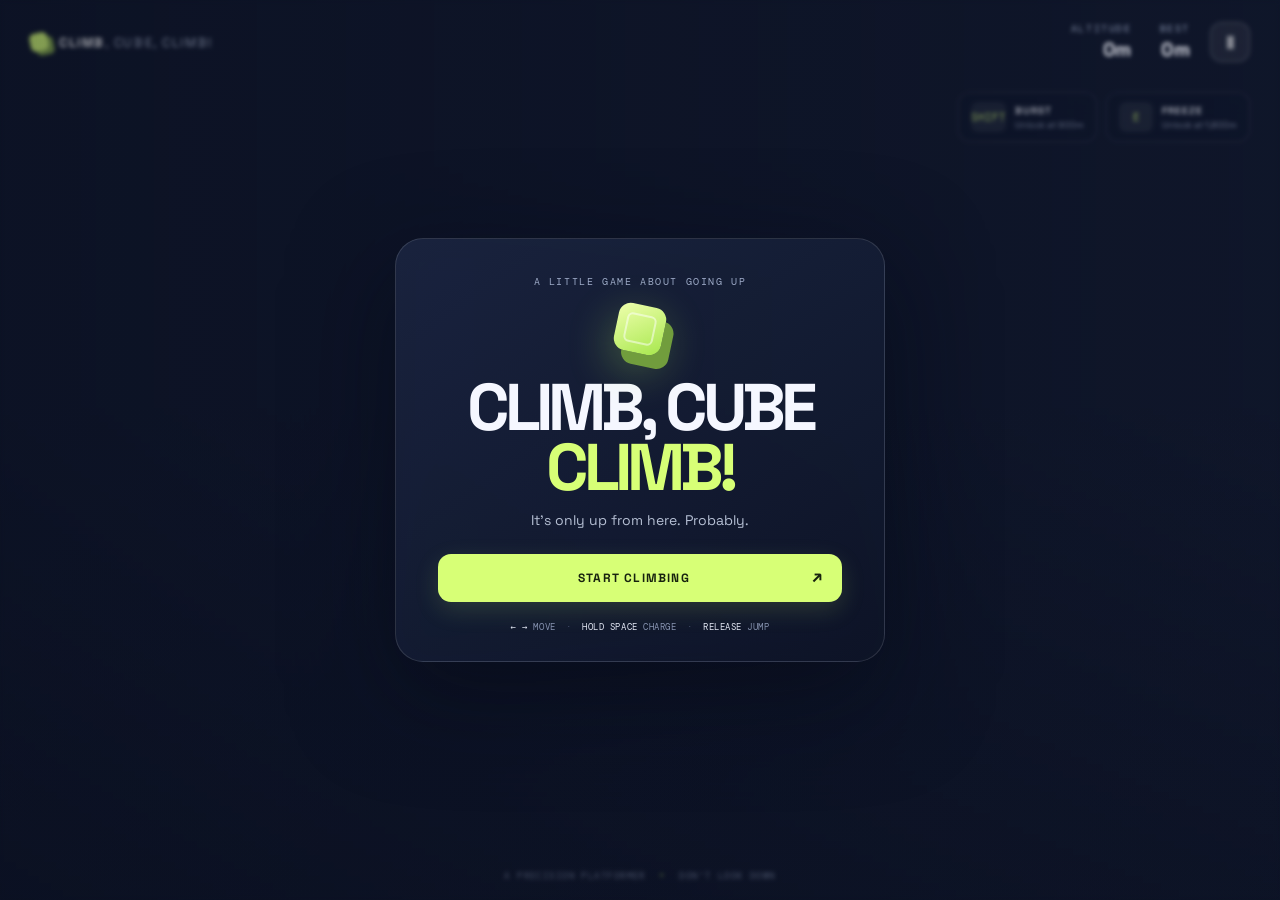
<file: index.html>
<!doctype html>
<html lang="en">
<head>
  <meta charset="utf-8">
  <meta name="viewport" content="width=device-width,initial-scale=1,maximum-scale=1,user-scalable=no">
  <meta name="theme-color" content="#10172b">
  <title>Climb, Cube, Climb!</title>
  <link rel="stylesheet" href="style.css">
</head>
<body>
  <main id="game-shell">
    <canvas id="game" aria-label="Climb Cube Climb platform game"></canvas>
    <header class="hud">
      <a class="brand" href="#" aria-label="Climb Cube Climb home"><span class="brand-cube"></span><span>CLIMB<span class="brand-light">, CUBE, CLIMB!</span></span></a>
      <div class="hud-stats">
        <div class="stat"><span class="stat-label">ALTITUDE</span><strong id="height">0m</strong></div>
        <div class="stat"><span class="stat-label">BEST</span><strong id="best">0m</strong></div>
      </div>
      <button id="pause-button" class="icon-button" aria-label="Pause game" title="Pause">Ⅱ</button>
    </header>
    <div class="ability-bar" id="ability-bar">
      <div class="ability locked" id="burst-status"><kbd>SHIFT</kbd><span><b>BURST</b><small>Unlock at 900m</small></span></div>
      <div class="ability locked" id="freeze-status"><kbd>E</kbd><span><b>FREEZE</b><small>Unlock at 1,800m</small></span></div>
    </div>
    <section class="overlay" id="start-screen">
      <div class="menu-card">
        <div class="eyebrow">A LITTLE GAME ABOUT GOING UP</div>
        <div class="hero-cube"><span></span></div>
        <h1>CLIMB, CUBE<br><em>CLIMB!</em></h1>
        <p>It's only up from here. Probably.</p>
        <button class="primary-button" id="play-button">START CLIMBING <span>↗</span></button>
        <div class="control-hint"><span>← →</span> MOVE <i>·</i> <span>HOLD SPACE</span> CHARGE <i>·</i> <span>RELEASE</span> JUMP</div>
      </div>
    </section>
    <section class="overlay hidden" id="pause-screen">
      <div class="menu-card compact">
        <div class="eyebrow">TAKE A BREATHER</div><h2>PAUSED</h2><p>Your climb is waiting.</p>
        <button class="primary-button" id="resume-button">KEEP CLIMBING <span>↗</span></button>
        <button class="text-button" id="restart-button">Restart run</button>
      </div>
    </section>
    <section class="overlay hidden" id="fall-screen">
      <div class="menu-card compact">
        <div class="eyebrow">GRAVITY WINS THIS ROUND</div><h2>WHOOPS.</h2><p>You reached <strong id="run-height">0m</strong>. Every fall is a new lesson.</p>
        <button class="primary-button" id="again-button">TRY AGAIN <span>↗</span></button>
        <button class="text-button" id="fall-menu-button">Back to title</button>
      </div>
    </section>
    <div class="toast" id="toast"></div>
    <div class="touch-controls" id="touch-controls">
      <div class="touch-move"><button data-hold="left" aria-label="Move left">←</button><button data-hold="right" aria-label="Move right">→</button></div>
      <div class="touch-actions"><button data-hold="burst" id="touch-burst" aria-label="Burst" disabled>BURST</button><button data-hold="freeze" id="touch-freeze" aria-label="Freeze" disabled>FREEZE</button><button data-hold="jump" class="jump-button" aria-label="Charge and jump">HOLD<br>JUMP</button></div>
    </div>
    <footer class="footer-note">A PRECISION PLATFORMER <span>•</span> DON'T LOOK DOWN</footer>
  </main>
  <script src="game.js"></script>
</body>
</html>
</file>
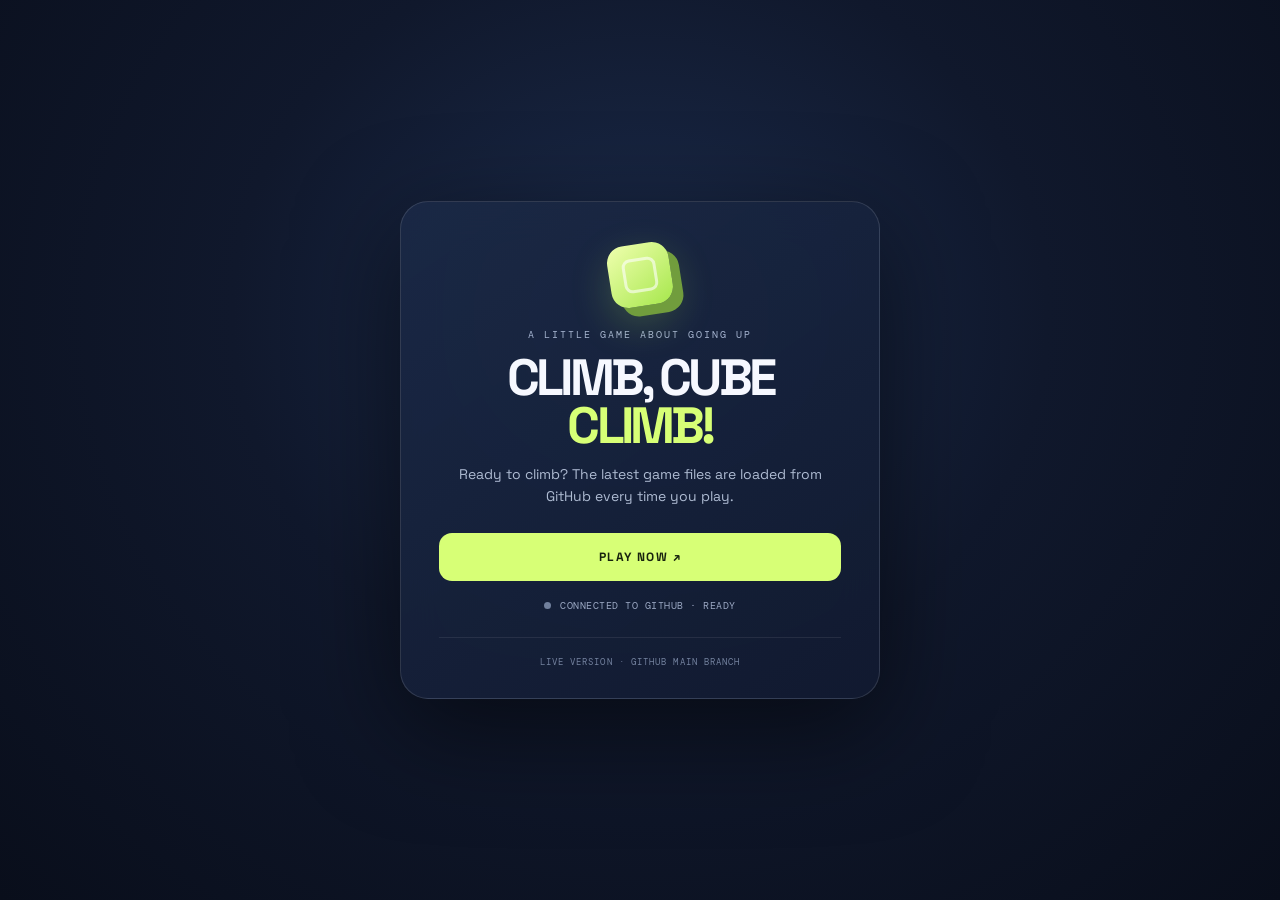
<file: launcher.html>
<!doctype html>
<html lang="en">
<head>
<meta charset="utf-8">
<meta name="viewport" content="width=device-width,initial-scale=1">
<meta name="theme-color" content="#0b1020">
<title>Climb Cube Climb — Launcher</title>
<style>
@import url('https://fonts.googleapis.com/css2?family=DM+Mono:wght@400;500&family=Space+Grotesk:wght@400;500;600;700&display=swap');
:root{color-scheme:dark;--lime:#d7ff76}
*{box-sizing:border-box}
html,body{margin:0;width:100%;height:100%;overflow:hidden;background:#0b1020;color:#f6f8ff;font-family:'Space Grotesk',sans-serif}
body{background:radial-gradient(ellipse at 50% 35%,#1b2b4b 0,#10182c 45%,#090e1b 100%)}
#launcher{height:100%;display:grid;place-items:center;padding:24px}
.card{width:min(480px,100%);padding:42px 38px 30px;border:1px solid #ffffff20;border-radius:28px;background:linear-gradient(145deg,#1b2946e8,#111a30ed);box-shadow:0 30px 100px #0008;text-align:center;backdrop-filter:blur(20px)}
.mark{width:62px;height:62px;margin:0 auto 22px;display:grid;place-items:center;transform:rotate(-9deg);border-radius:17px;background:linear-gradient(145deg,#efffae,#a7e74d);box-shadow:9px 10px 0 #719d3d,0 15px 40px #baff5b38}
.mark:after{content:"";width:28px;height:28px;border:3px solid #fff9;border-radius:8px}
.kicker{font:10px 'DM Mono',monospace;letter-spacing:.2em;color:#a6b4d0}
h1{font-size:clamp(35px,8vw,51px);line-height:.94;letter-spacing:-.075em;margin:13px 0}
h1 em{font-style:normal;color:var(--lime)}
p{margin:13px 0 25px;color:#aebbd2;font-size:14px;line-height:1.6}
button{font:inherit;cursor:pointer}
#launch{width:100%;padding:16px;border:0;border-radius:13px;background:var(--lime);color:#17220e;font-size:12px;font-weight:700;letter-spacing:.12em;transition:.18s}
#launch:hover{filter:brightness(1.06);transform:translateY(-2px)}
#launch:disabled{opacity:.6;cursor:wait;transform:none}
.status{display:flex;align-items:center;justify-content:center;gap:9px;margin-top:18px;color:#9ba8c3;font:10px 'DM Mono',monospace;letter-spacing:.05em}
.dot{width:7px;height:7px;border-radius:50%;background:#71809d}
.dot.live{background:var(--lime);box-shadow:0 0 12px #d7ff76}
.error{display:none;margin-top:17px;padding:12px;border:1px solid #ff8c8c55;border-radius:10px;background:#ff777710;color:#ffb6b6;font-size:12px;line-height:1.5}
.bottom{margin-top:25px;padding-top:18px;border-top:1px solid #ffffff14;color:#74829f;font:9px 'DM Mono',monospace;letter-spacing:.12em}
@media(max-width:520px){.card{padding:34px 23px 24px;border-radius:22px}#launcher{padding:16px}}
</style>
</head>
<body>
<main id="launcher">
 <section class="card">
  <div class="mark"></div>
  <div class="kicker">A LITTLE GAME ABOUT GOING UP</div>
  <h1>CLIMB, CUBE<br><em>CLIMB!</em></h1>
  <p>Ready to climb? The latest game files are loaded from GitHub every time you play.</p>
  <button id="launch">PLAY NOW <span aria-hidden="true">↗</span></button>
  <div class="status"><span class="dot" id="dot"></span><span id="status-text">CONNECTED TO GITHUB · READY</span></div>
  <div class="error" id="error" role="alert"></div>
  <div class="bottom">LIVE VERSION · GITHUB MAIN BRANCH</div>
 </section>
</main>
<script>
(()=> {
 'use strict';
 const RAW='https://raw.githubusercontent.com/weirdsimplegames/games/main/';
 const launch=document.getElementById('launch');
 const status=document.getElementById('status-text');
 const dot=document.getElementById('dot');
 const error=document.getElementById('error');
 let busy=false;
 function setStatus(message,online=false){status.textContent=message;dot.classList.toggle('live',online)}
 function showError(message){error.textContent=message;error.style.display='block';launch.disabled=false;launch.textContent='TRY AGAIN ↻';busy=false;setStatus('COULD NOT LOAD GAME')}
 async function startGame(){
  if(busy)return;
  const gameWindow=window.open('about:blank','_blank');
  if(!gameWindow){showError('The browser blocked the new tab. Allow pop-ups for this launcher, then try again.');return}
  busy=true;launch.disabled=true;launch.textContent='LOADING GAME…';error.style.display='none';setStatus('FETCHING GAME FROM GITHUB…');
  try{
   const response=await fetch(RAW+'index.html?cache='+Date.now(),{cache:'no-store'});
   if(!response.ok)throw new Error('GitHub returned HTTP '+response.status);
   let html=await response.text();
   if(!html.toLowerCase().includes('<html'))throw new Error('GitHub did not return the game HTML.');
   const base='<base href="'+RAW+'">';
   if(/<head[^>]*>/i.test(html))html=html.replace(/<head([^>]*)>/i,'<head$1>'+base);else html=base+html;
   if(gameWindow.closed)throw new Error('The game tab was closed before loading.');
   gameWindow.document.open();
   gameWindow.document.write('<!doctype html><html><head><meta charset="utf-8"><meta name="viewport" content="width=device-width,initial-scale=1"><title>Climb Cube Climb</title><style>html,body{margin:0;width:100%;height:100%;overflow:hidden;background:#10172b}iframe{display:block;width:100%;height:100%;border:0}</style></head><body><iframe id="game" title="Climb Cube Climb"></iframe></body></html>');
   gameWindow.document.close();
   gameWindow.document.getElementById('game').srcdoc=html;
   setStatus('GAME OPENED IN ABOUT:BLANK',true);launch.disabled=false;launch.textContent='OPEN GAME AGAIN ↗';busy=false;
  }catch(err){
   if(!gameWindow.closed){const msg=String(err.message).replace(/[&<>"]/g,c=>({'&':'&amp;','<':'&lt;','>':'&gt;','"':'&quot;'}[c]));gameWindow.document.open();gameWindow.document.write('<!doctype html><meta charset="utf-8"><title>Game loading error</title><body style="margin:0;min-height:100vh;display:grid;place-items:center;background:#0b1020;color:#f6f8ff;font:16px system-ui"><main style="max-width:520px;padding:32px"><h2>Could not load the game</h2><p>'+msg+'</p></main></body>');gameWindow.document.close()}
   showError('Could not load the game. Check your connection and try again. ('+err.message+')');
  }
 }
 launch.addEventListener('click',startGame);
})();
</script>
</body>
</html>
</file>
<file: style.css>
@import url('https://fonts.googleapis.com/css2?family=DM+Mono:wght@400;500&family=Space+Grotesk:wght@400;500;600;700&display=swap');
:root{color-scheme:dark;--ink:#f5f7ff;--muted:#aab4ce;--lime:#d7ff76;--pink:#ff8cbb;--panel:rgba(16,23,43,.78)}
*{box-sizing:border-box}html,body{margin:0;width:100%;height:100%;overflow:hidden;background:#10172b;color:var(--ink);font-family:'Space Grotesk',sans-serif}button{font:inherit}#game-shell{position:relative;width:100%;height:100%;min-height:420px;overflow:hidden;background:#10172b}canvas{display:block;width:100%;height:100%;touch-action:none}
.hud{position:absolute;z-index:3;top:0;left:0;width:100%;display:flex;align-items:center;justify-content:space-between;padding:22px 30px;pointer-events:none}.brand,.icon-button{pointer-events:auto}.brand{display:flex;gap:11px;align-items:center;color:#fff;text-decoration:none;font-weight:700;font-size:13px;letter-spacing:.12em}.brand-light{font-weight:400;color:#aeb9d1}.brand-cube{width:18px;height:18px;background:var(--lime);border-radius:5px;transform:rotate(-12deg);box-shadow:5px 5px 0 #83a74c}.hud-stats{display:flex;gap:28px;margin-left:auto;margin-right:20px}.stat{display:flex;flex-direction:column;gap:2px;text-align:right}.stat-label,.eyebrow{font:10px 'DM Mono',monospace;letter-spacing:.16em;color:#9eabc8}.stat strong{font-size:19px;letter-spacing:.02em}.icon-button{width:40px;height:40px;border:1px solid #ffffff30;background:#ffffff10;color:white;border-radius:12px;font-size:18px;cursor:pointer;backdrop-filter:blur(12px)}.icon-button:hover{background:#ffffff24}
.ability-bar{position:absolute;z-index:3;top:92px;right:30px;display:flex;gap:9px}.ability{display:flex;align-items:center;gap:9px;padding:9px 12px;border:1px solid #ffffff20;background:#10172b88;border-radius:12px;backdrop-filter:blur(12px);transition:.25s}.ability kbd{display:grid;place-items:center;min-width:34px;height:30px;border-radius:7px;background:#ffffff14;color:var(--lime);font:11px 'DM Mono',monospace}.ability span{display:flex;flex-direction:column;gap:2px}.ability b{font-size:10px;letter-spacing:.1em}.ability small{font-size:9px;color:#9da9c3}.ability.ready{border-color:#d7ff7660;background:#d7ff7618}.ability.ready small{color:var(--lime)}.ability.locked{opacity:.72}
.overlay{position:absolute;z-index:5;inset:0;display:grid;place-items:center;padding:20px;background:linear-gradient(90deg,rgba(8,13,29,.42),rgba(8,13,29,.08)),linear-gradient(0deg,rgba(8,13,29,.28),transparent 55%);backdrop-filter:blur(2px);transition:opacity .2s}.overlay.hidden{opacity:0;pointer-events:none}.menu-card{width:min(490px,100%);text-align:center;padding:36px 42px 28px;border:1px solid #ffffff20;border-radius:28px;background:linear-gradient(145deg,rgba(28,39,67,.86),rgba(14,21,40,.86));box-shadow:0 30px 100px #03071380;backdrop-filter:blur(22px)}.menu-card h1{font-size:clamp(42px,7vw,66px);line-height:.9;letter-spacing:-.075em;margin:8px 0 14px;font-weight:700}.menu-card h1 em{font-style:normal;color:var(--lime)}.menu-card h2{font-size:46px;letter-spacing:-.06em;margin:10px 0}.menu-card p{color:#b5bfd4;margin:0 0 25px;font-size:14px}.hero-cube{height:82px;display:grid;place-items:center}.hero-cube span{width:48px;height:48px;background:linear-gradient(145deg,#efffae,#a7e74d);border-radius:12px;transform:rotate(12deg);box-shadow:10px 12px 0 #719d3d,0 15px 45px #baff5b55;position:relative}.hero-cube span:after{content:"";position:absolute;inset:9px;border:2px solid #ffffff80;border-radius:6px}.primary-button{width:100%;border:0;border-radius:13px;padding:16px 18px;background:var(--lime);color:#17220e;font-weight:700;font-size:12px;letter-spacing:.1em;cursor:pointer;box-shadow:0 8px 24px #c6f76b25;transition:transform .15s,filter .15s}.primary-button span{float:right;font-size:17px;line-height:12px}.primary-button:hover{transform:translateY(-2px);filter:brightness(1.06)}.control-hint{margin-top:19px;color:#8794b1;font:9px 'DM Mono',monospace;letter-spacing:.06em}.control-hint span{color:#e4e9f5}.control-hint i{font-style:normal;padding:0 5px;color:#53617d}.compact{width:min(390px,100%);padding:34px}.compact .primary-button{margin-top:3px}.text-button{display:block;margin:14px auto 0;border:0;background:none;color:#aab5cd;font-size:12px;cursor:pointer}.text-button:hover{color:#fff}.toast{position:absolute;z-index:4;top:155px;left:50%;transform:translate(-50%,-8px);opacity:0;padding:10px 15px;border:1px solid #d7ff7655;border-radius:20px;background:#1a2940e8;color:var(--lime);font:11px 'DM Mono',monospace;letter-spacing:.06em;transition:.25s;pointer-events:none}.toast.show{opacity:1;transform:translate(-50%,0)}.footer-note{position:absolute;z-index:2;bottom:18px;left:50%;transform:translateX(-50%);color:#8491ae;font:9px 'DM Mono',monospace;letter-spacing:.16em;white-space:nowrap;pointer-events:none}.footer-note span{color:var(--lime);padding:0 7px}
.touch-controls{display:none;position:absolute;z-index:4;bottom:28px;left:0;right:0;justify-content:space-between;align-items:end;padding:0 20px;pointer-events:none}.touch-controls button{pointer-events:auto;border:1px solid #ffffff35;background:#15213dcc;color:white;border-radius:15px;backdrop-filter:blur(10px);touch-action:none;user-select:none}.touch-move,.touch-actions{display:flex;gap:8px;align-items:end}.touch-move button{width:55px;height:55px;font-size:25px}.touch-actions button{height:45px;padding:0 12px;font:10px 'DM Mono',monospace}.touch-actions .jump-button{height:64px;min-width:68px;background:#d7ff76;color:#17220e;border:0;font-weight:700;line-height:1.35}.touch-controls button:disabled{opacity:.25}
@media(max-width:700px){.hud{padding:15px}.brand{font-size:10px}.brand-cube{width:14px;height:14px}.hud-stats{gap:13px;margin-right:10px}.stat-label{font-size:8px}.stat strong{font-size:15px}.icon-button{width:36px;height:36px}.ability-bar{top:70px;right:12px;gap:5px}.ability{padding:6px 8px;gap:6px}.ability kbd{min-width:27px;height:26px;font-size:9px}.ability b{font-size:8px}.ability small{font-size:8px}.menu-card{padding:28px 22px 22px;border-radius:22px}.control-hint{font-size:8px}.touch-controls{display:flex}.footer-note{bottom:8px;font-size:7px}.toast{top:120px}.hero-cube{height:70px}}
@media(hover:none) and (pointer:coarse){.touch-controls{display:flex}}
</file>
